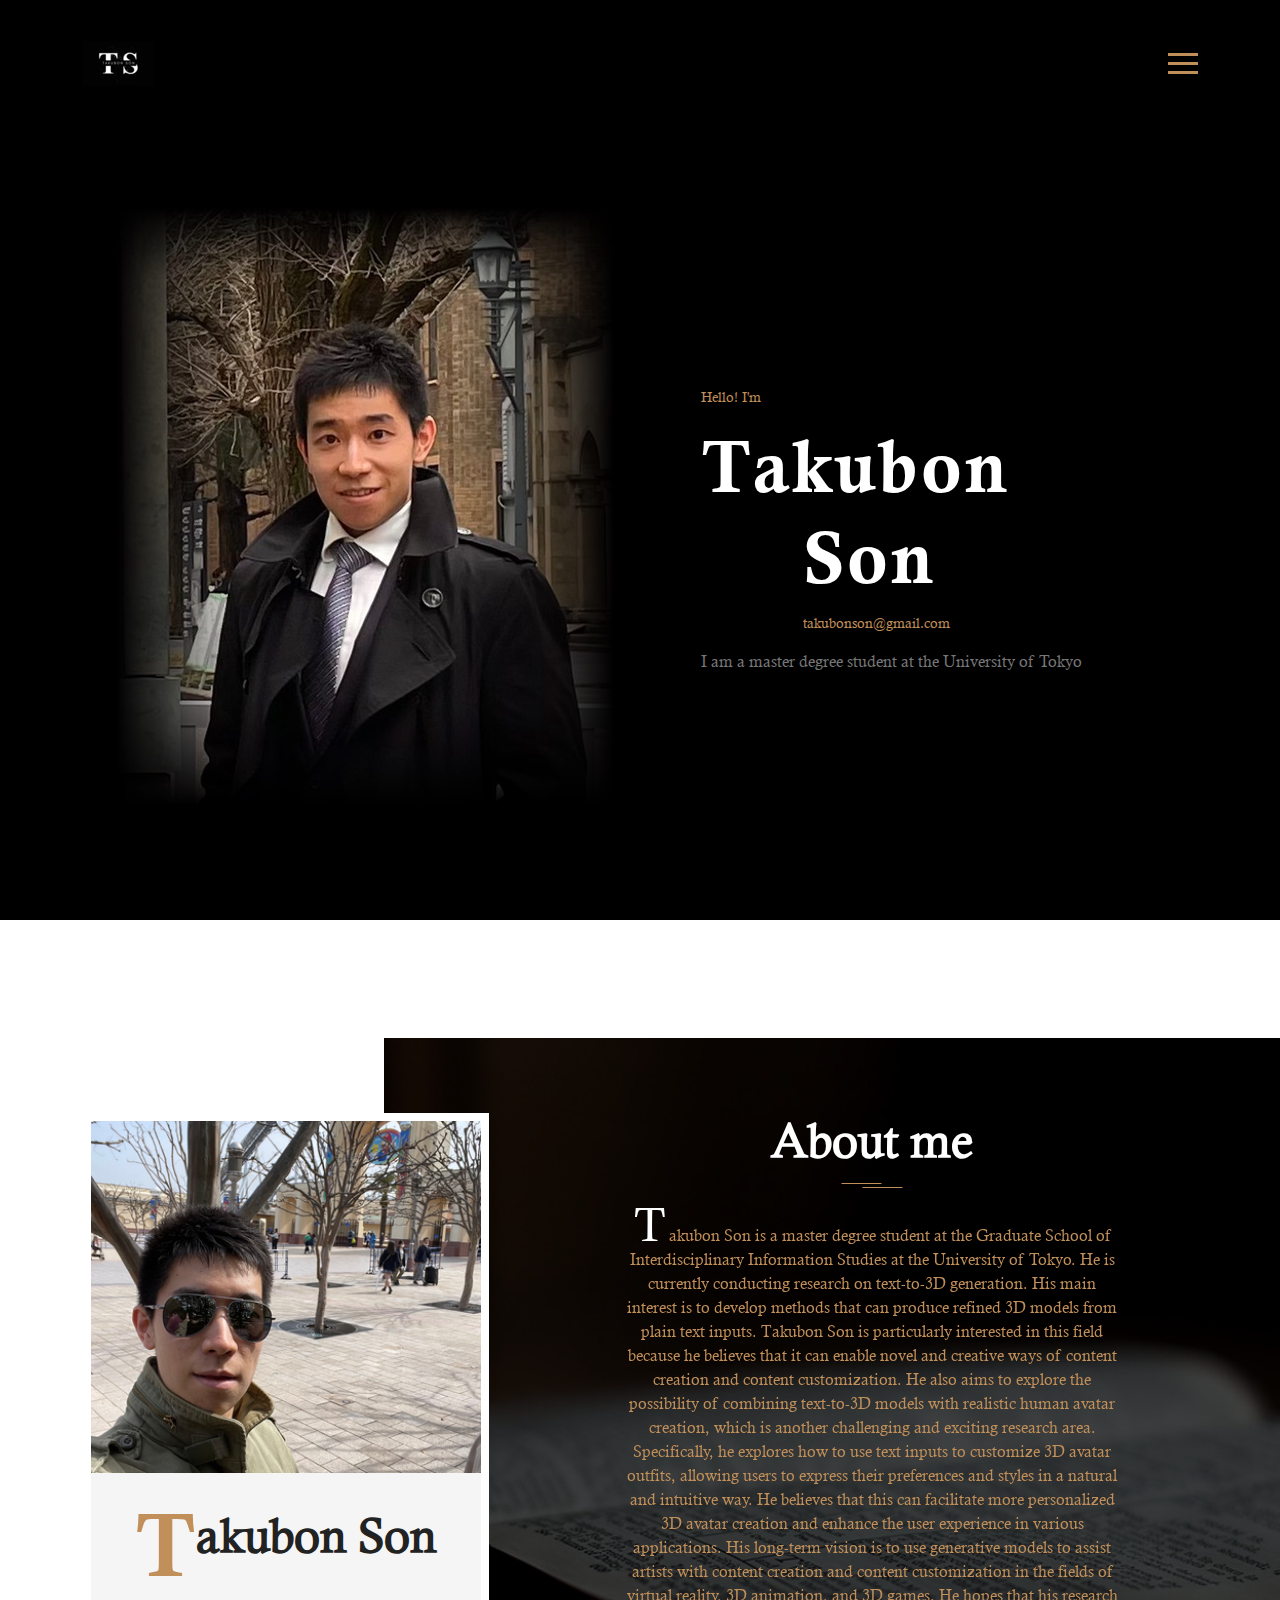
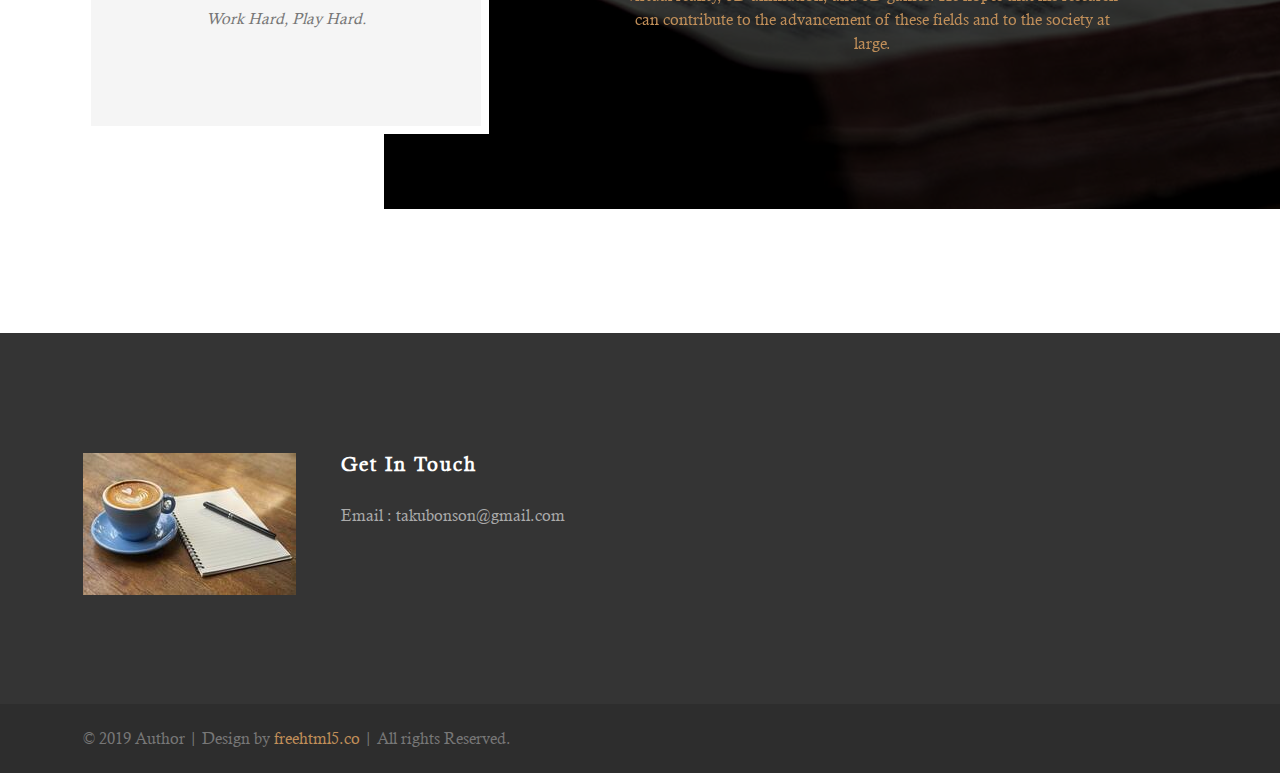
<file: index.html>
<!DOCTYPE html>
<!--
	Author by FreeHTML5.co
	Twitter: https://twitter.com/fh5co
	Facebook: https://fb.com/fh5co
	URL: https://freehtml5.co
-->
<html lang="en">
  <head>
    <!-- Required meta tags -->
    <meta charset="utf-8" />
    <meta
      name="viewport"
      content="width=device-width, initial-scale=1, shrink-to-fit=no"
    />
    <link rel="stylesheet" href="css/style.css" />
    <link rel="stylesheet" href="css/slick.css" />
    <title>Takubon Son's website</title>
  </head>
  <body>
    <!-- Navigation -->
    <nav class="site-navigation">
      <div class="site-navigation-inner site-container">
        <img src="./images/site-logo.png" alt="site logo" />
        <div class="main-navigation">
          <ul class="main-navigation__ul">
            <li><a href="#">Homepage</a></li>
            <li><a href="research.html">Research</a></li>
            <li><a href="jobexperience.html">Job Experiences</a></li>
          </ul>
        </div>
        <div id="myBtn" class="burger-container" onclick="myFunction(this)">
          <div class="bar1"></div>
          <div class="bar2"></div>
          <div class="bar3"></div>
        </div>
        <script>
          function myFunction(x) {
            x.classList.toggle("change");
          }
        </script>
      </div>
    </nav>
    <!-- Navigation end -->

    <!-- Top banner -->
    <section class="fh5co-top-banner">
      <div class="top-banner__inner site-container">
        <div class="top-banner__image">
          <img src="./images/top-banner-author.jpg" alt="author image" />
        </div>
        <div class="top-banner__text">
          <div class="top-banner__text-up">
            <span class="brand-span">Hello! I'm</span>
            <h2 class="top-banner__h2">Takubon</h2>
          </div>
          <div class="top-banner__text-down">
            <h2 class="top-banner__h2">Son</h2>
            <span class="brand-span">takubonson@gmail.com</span>
          </div>
          <p>I am a master degree student at the University of Tokyo</p>
          <!-- <a href="#" class="brand-button">Read bio > </a> -->
        </div>
      </div>
    </section>
    <!-- Top banner end -->

    <!-- About me -->
    <section class="fh5co-about-me">
      <div class="about-me-inner site-container">
        <article class="portfolio-wrapper">
          <div class="portfolio__img">
            <img
              src="./images/about-me.jpg"
              class="about-me__profile"
              alt="about me profile picture"
            />
          </div>
          <div class="portfolio__bottom">
            <div class="portfolio__name">
              <span>T</span>
              <h2 class="universal-h2">akubon Son</h2>
            </div>
            <p>Work Hard, Play Hard.</p>
          </div>
        </article>
        <div class="about-me__text">
          <div class="about-me-slider">
            <div class="about-me-single-slide">
              <h2 class="universal-h2 universal-h2-bckg">About me</h2>
              <p>
                <span>T</span> akubon Son is a master degree student at the
                Graduate School of Interdisciplinary Information Studies at the
                University of Tokyo. He is currently conducting research on
                text-to-3D generation. His main interest is to develop methods
                that can produce refined 3D models from plain text inputs.
                Takubon Son is particularly interested in this field because he
                believes that it can enable novel and creative ways of content
                creation and content customization. He also aims to explore the
                possibility of combining text-to-3D models with realistic human
                avatar creation, which is another challenging and exciting
                research area. Specifically, he explores how to use text inputs
                to customize 3D avatar outfits, allowing users to express their
                preferences and styles in a natural and intuitive way. He
                believes that this can facilitate more personalized 3D avatar
                creation and enhance the user experience in various
                applications. His long-term vision is to use generative models
                to assist artists with content creation and content
                customization in the fields of virtual reality, 3D animation,
                and 3D games. He hopes that his research can contribute to the
                advancement of these fields and to the society at large.
              </p>
            </div>
            <!-- <div class="about-me-single-slide">
              <h2 class="universal-h2 universal-h2-bckg">About me 2</h2>
              <p>
                <span>T</span> akubon Son is a graduate student at the Graduate
                School of Interdisciplinary Information Studies at the
                University of Tokyo. He is currently conducting research on
                text-to-3D generation. His main interest is to develop methods
                that can produce refined 3D models from plain text inputs.
                Takubon Son is particularly interested in this field because he
                believes that it can enable novel and creative ways of content
                creation and content customization. He also aims to explore the
                possibility of combining text-to-3D models with realistic human
                avatar creation, which is another challenging and exciting
                research area. Specifically, he explores how to use text inputs
                to customize 3D avatar outfits, allowing users to express their
                preferences and styles in a natural and intuitive way. He
                believes that this can facilitate more personalized 3D avatar
                creation and enhance the user experience in various
                applications. His long-term vision is to use generative models
                to assist artists with content creation and content
                customization in the fields of virtual reality, 3D animation,
                and 3D games. He hopes that his research can contribute to the
                advancement of these fields and to the society at large.
              </p>
            </div> -->
          </div>
        </div>
      </div>
      <div class="about-me-bckg"></div>
    </section>
    <!-- About me end -->

    <!-- Footer -->
    <footer class="site-footer">
      <div class="site-container">
        <div class="footer-inner">
          <div class="footer-info">
            <div class="footer-info__left">
              <img src="./images/footer-img.jpg" alt="about me image" />
            </div>
            <div class="footer-info__right">
              <h5>Get In Touch</h5>
              <p>Email : takubonson@gmail.com</p>
              <!--
              <div class="social-icons">
                <a href="#" target="_blank"
                  ><img src="./images/social-twitter.png" alt="social icon"
                /></a>
                <a href="#" target="_blank"
                  ><img src="./images/social-pinterest.png" alt="social icon"
                /></a>
                <a href="#" target="_blank"
                  ><img src="./images/social-youtube.png" alt="social icon"
                /></a>
                <a href="#" target="_blank"
                  ><img src="./images/social-twitter.png" alt="social icon"
                /></a>
              </div>
			-->
            </div>
          </div>
          <!--
          <div class="footer-contact-form">
            <h5>Contact Form</h5>
            <form class="contact-form">
              <div class="contact-form__input">
                <input type="text" name="name" placeholder="Name" />
                <input type="email" name="email" placeholder="Email" />
              </div>
              <textarea></textarea>
              <input
                type="submit"
                name="submit"
                value="Submit"
                class="submit-button"
              />
            </form>
          </div>
		  -->
        </div>
      </div>
      <div class="footer-bottom">
        <div class="site-container footer-bottom-inner">
          <p>
            © 2019 Author | Design by
            <a href="https://freehtml5.co/" target="_blank">freehtml5.co</a> |
            All rights Reserved.
          </p>
          <!--
          <div class="footer-bottom__img">
            <img src="./images/footer-mastercard.png" alt="footer image" />
            <img src="./images/footer-paypal.png" alt="footer image" />
            <img src="./images/footer-visa.png" alt="footer image" />
            <img src="./images/footer-fedex.png" alt="footer image" />
            <img src="./images/footer-dhl.png" alt="footer image" />
          </div>
          -->
        </div>
      </div>
    </footer>
    <!-- Footer end -->

    <!-- Scripts -->
    <script src="js/jquery.min.js"></script>
    <script src="js/slick.min.js"></script>
    <script src="js/main.js"></script>
  </body>
</html>
</file>
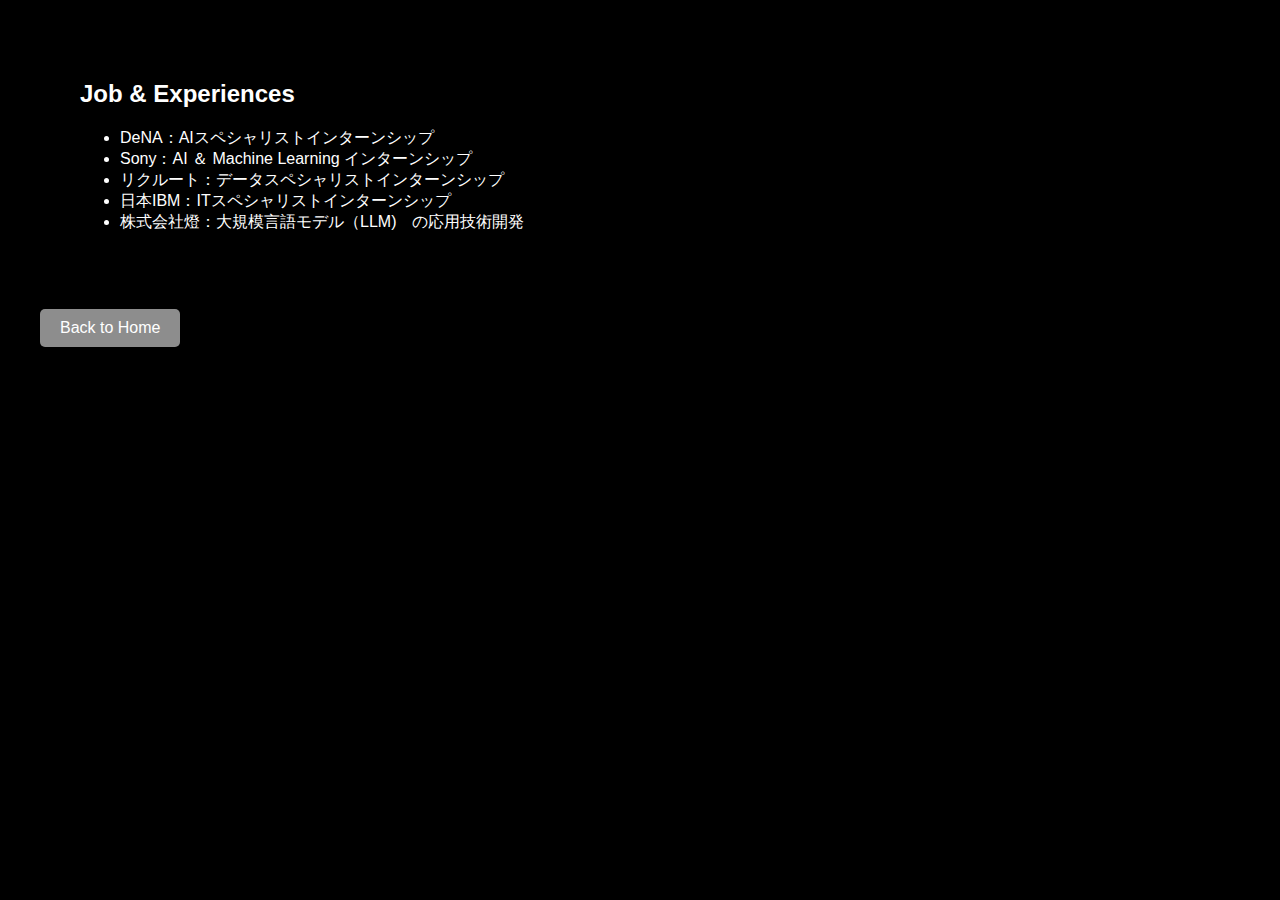
<file: jobexperience.html>
<!DOCTYPE html>
<html lang="en">
  <head>
    <meta charset="UTF-8" />
    <meta name="viewport" content="width=device-width, initial-scale=1.0" />
    <title>Job & Experiences</title>
    <style>
      /* Apply the same CSS styles from the provided HTML snippet */
      body {
        font-family: Arial, sans-serif;
        background-color: #000000;
        margin: 0;
        padding: 0;
      }
      .site-container {
        max-width: 1200px;
        margin: 0 auto;
        padding: 0 20px;
      }
      /* Add additional styles for work experience section */
      .work-experience {
        background-color: #000000;
        padding: 40px;
        margin-top: 20px;
        border-radius: 5px;
        box-shadow: 0 2px 4px rgba(0, 0, 0, 0.1);
      }
      .work-experience h2 {
        font-size: 24px;
        color: #333;
        margin-bottom: 20px;
      }
      .work-experience p {
        font-size: 16px;
        color: #666;
      }
      .back-button {
        display: inline-block;
        padding: 10px 20px;
        background-color: #8d8d8d;
        color: #ffffff;
        text-decoration: none;
        border-radius: 5px;
        margin-top: 20px;
      }
      .back-button:hover {
        background-color: #0056b3;
      }
    </style>
  </head>
  <body>
    <div class="site-container">
      <section class="work-experience">
        <h2 style="color: white">Job & Experiences</h2>
        <ul style="color: white">
          <li>DeNA：AIスペシャリストインターンシップ</li>
          <li>Sony：AI ＆ Machine Learning インターンシップ</li>
          <li>リクルート：データスペシャリストインターンシップ</li>
          <li>日本IBM：ITスペシャリストインターンシップ</li>
          <li>株式会社燈：大規模言語モデル（LLM)　の応用技術開発</li>
        </ul>
      </section>
    </div>
    <div class="site-container">
      <!-- Add back button at the top of the site container -->
      <a href="index.html" class="back-button">Back to Home</a>

      <!-- existing body content -->
    </div>
  </body>
</html>
</file>
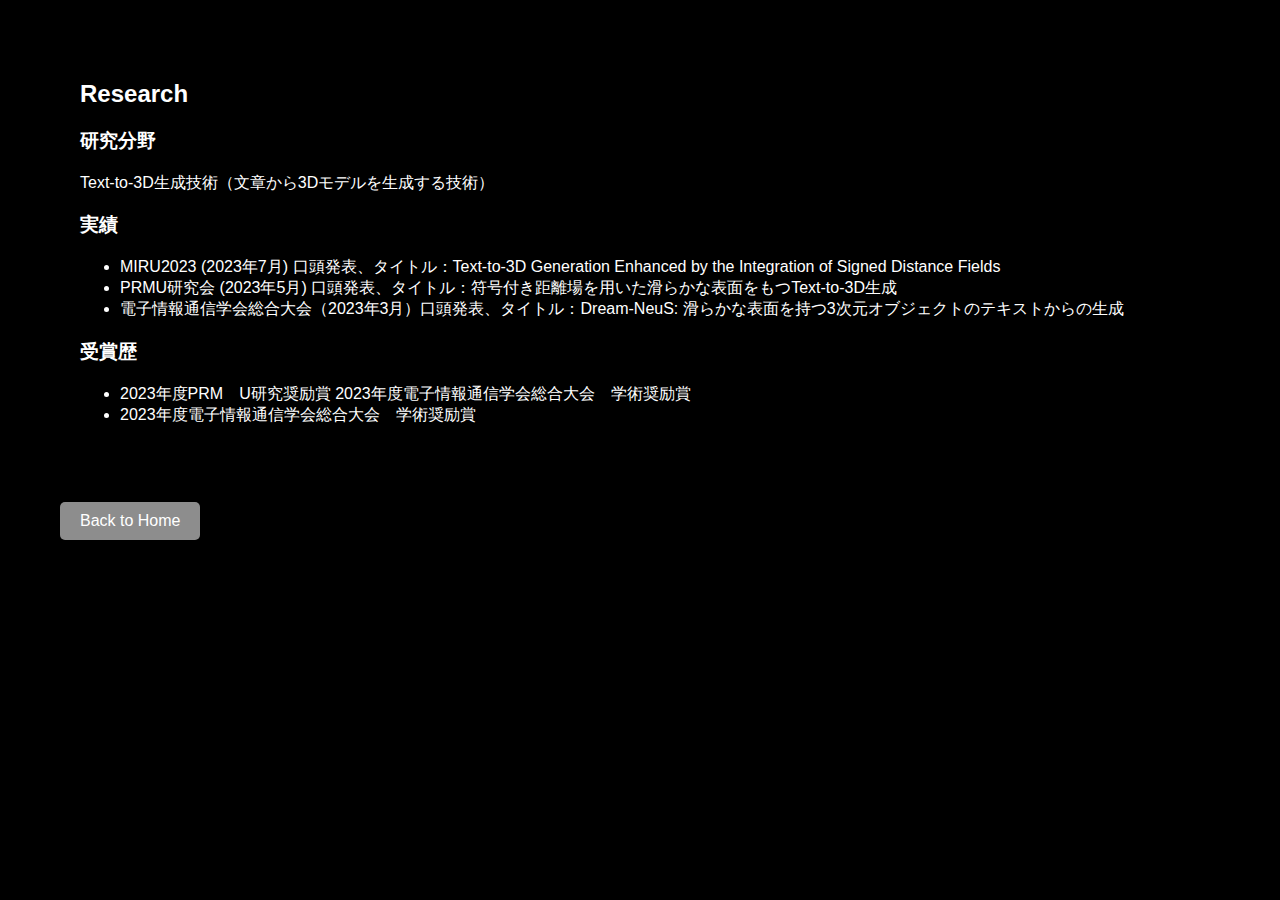
<file: research.html>
<!DOCTYPE html>
<html lang="en">
  <head>
    <meta charset="UTF-8" />
    <meta name="viewport" content="width=device-width, initial-scale=1.0" />
    <title>Research Page</title>
    <style>
      /* Apply the same CSS styles from the provided HTML snippet */
      body {
        font-family: Arial, sans-serif;
        background-color: #000000;
        margin: 0;
        padding: 0;
      }
      .site-container {
        max-width: 1200px;
        margin: 0 auto;
        padding: 0 20px;
      }
      /* Add additional styles for work experience section */
      .work-experience {
        background-color: #000000;
        padding: 40px;
        margin-top: 20px;
        border-radius: 5px;
        box-shadow: 0 2px 4px rgba(0, 0, 0, 0.1);
      }
      .work-experience h2 {
        font-size: 24px;
        color: #333;
        margin-bottom: 20px;
      }
      .work-experience p {
        font-size: 16px;
        color: #666;
      }
      .back-button {
        display: inline-block;
        padding: 10px 20px;
        background-color: #8d8d8d;
        color: #ffffff;
        text-decoration: none;
        border-radius: 5px;
        margin-top: 20px;
      }
      .back-button:hover {
        background-color: #0056b3;
      }
    </style>
  </head>
  <body>
    <div class="site-container">
      <section class="work-experience">
        <div class="center-content">
          <h2 style="color: white">Research</h2>
          <h3 style="color: white">研究分野</h3>
          <p style="color: white">
            Text-to-3D生成技術（文章から3Dモデルを生成する技術）
          </p>
          <h3 style="color: white">実績</h3>
        </div>
        <ul style="color: rgb(255, 255, 255)">
          <li>
            MIRU2023 (2023年7月) 口頭発表、タイトル：Text-to-3D Generation
            Enhanced by the Integration of Signed Distance Fields
          </li>
          <li>
            PRMU研究会 (2023年5月)
            口頭発表、タイトル：符号付き距離場を用いた滑らかな表面をもつText-to-3D生成
          </li>
          <li>
            電子情報通信学会総合大会（2023年3月）口頭発表、タイトル：Dream-NeuS:
            滑らかな表面を持つ3次元オブジェクトのテキストからの生成
          </li>
        </ul>
        <h3 style="color: white">受賞歴</h3>
        <ul style="color: rgb(255, 255, 255)">
          <li>
            2023年度PRM　U研究奨励賞
            2023年度電子情報通信学会総合大会　学術奨励賞
          </li>
          <li>2023年度電子情報通信学会総合大会　学術奨励賞</li>
        </ul>
      </section>
    <div class="site-container">
      <!-- Add back button at the top of the site container -->
      <a href="index.html" class="back-button">Back to Home</a>

      <!-- existing body content -->
    </div>
  </body>
</html>
</file>
<file: css/style.css>
/*
 * Author by FreeHTML5.co
 * Twitter: https://twitter.com/fh5co
 * Facebook: https://fb.com/fh5co
 * URL: https://freehtml5.co
 */
/* Fonts */
@font-face {
  font-family: "Calisto-MT";
  src: url(../fonts/Calisto-MT.ttf);
}

@font-face {
  font-family: "Calisto-MT-Italic";
  src: url(../fonts/Calisto-MT-Italic.ttf);
}

@font-face {
  font-family: "Calisto-MT-Bold";
  src: url(../fonts/Calisto-MT-Bold.ttf);
}

/* Colors */
/* Universal style */
* {
  margin: 0;
  padding: 0;
  font-family: "Calisto-MT";
}

.site-container {
  width: 1115px;
  margin: 0 auto;
}
@media (max-width: 1250px) {
  .site-container {
    width: 90%;
  }
}

.universal-h2 {
  font-size: 48px;
  text-align: center;
  color: #222;
}
@media (max-width: 1250px) {
  .universal-h2 {
    font-size: 38px;
  }
}
@media (max-width: 668px) {
  .universal-h2 {
    font-size: 30px;
  }
}

.universal-h2-bckg {
  background-image: url("../images/double-line.svg");
  background-repeat: no-repeat;
  background-position: center bottom;
}

/* Universal style end */
/* Includes */
.site-navigation {
  position: absolute;
  top: 4.6%;
  width: 100%;
  z-index: 2;
}

.site-navigation-inner {
  display: flex;
  align-items: center;
  justify-content: space-between;
}

.main-navigation {
  color: #fff;
  display: none;
  position: fixed;
  height: 100%;
  width: 100%;
  top: 0px;
  left: 0px;
  background: #000;
  opacity: 0.9;
}
.main-navigation .main-navigation__ul {
  position: absolute;
  top: 50%;
  left: 50%;
  transform: translate(-50%, -50%);
  padding: 3%;
  border: 2px solid #fff;
  border-radius: 7px;
  background-color: #c18f59;
}
.main-navigation .main-navigation__ul li {
  margin-bottom: 20px;
  list-style: none;
}
.main-navigation .main-navigation__ul a {
  color: #fff;
  font-size: 20px;
  font-weight: 600;
  text-decoration: none;
  text-transform: uppercase;
  transition: 0.3s ease;
}
.main-navigation .main-navigation__ul a:hover {
  color: #777;
}
@media (max-width: 1150px) {
  .main-navigation {
    opacity: 0.94;
  }
}

/* Navigation burger */
.burger-container {
  cursor: pointer;
  z-index: 3;
}

.bar1,
.bar2,
.bar3 {
  width: 30px;
  height: 3px;
  background-color: #c18f59;
  margin: 6px 0;
  transition: 0.4s;
}

.change .bar1 {
  transform: rotate(-45deg) translate(-6px, 6px);
  background-color: #c18f59;
}

.change .bar2 {
  opacity: 0;
  background-color: #c18f59;
}

.change .bar3 {
  transform: rotate(45deg) translate(-6px, -7px);
  background-color: #c18f59;
}

.stop-scroll {
  overflow: hidden;
}

/* Navigation burger end */
.fh5co-top-banner {
  position: relative;
  display: flex;
  align-items: flex-end;
  background-color: #000;
  background-position: center;
  background-size: cover;
}
.fh5co-top-banner::after {
  content: "";
  position: absolute;
  top: 0;
  left: 0;
  width: 100%;
  height: 100%;
  background-color: #000;
  opacity: 0.9;
}
.fh5co-top-banner .site-container {
  position: relative;
  z-index: 1;
}
@media (max-width: 1600px) {
  .fh5co-top-banner {
    padding-top: 180px;
  }
}
@media (max-width: 1250px) {
  .fh5co-top-banner {
    padding-top: 130px;
  }
}
@media (max-width: 520px) {
  .fh5co-top-banner {
    padding-top: 105px;
  }
}
@media (min-width: 1600px) {
  .fh5co-top-banner {
    min-height: 100vh;
  }
}

.top-banner__inner {
  display: flex;
  align-items: center;
}
.top-banner__inner .top-banner__text {
  margin-left: 54px;
}
@media (max-width: 1250px) {
  .top-banner__inner .top-banner__text {
    width: 35%;
  }
}
@media (max-width: 768px) {
  .top-banner__inner .top-banner__text {
    width: 50%;
    margin-left: 20px;
  }
}
@media (max-width: 520px) {
  .top-banner__inner .top-banner__text {
    width: 65%;
    margin-bottom: 20px;
    margin-left: 0;
  }
}
.top-banner__inner .top-banner__text p {
  margin-bottom: 42px;
  color: #777;
}
@media (max-width: 768px) {
  .top-banner__inner .top-banner__text p {
    margin-bottom: 25px;
    font-size: 14px;
  }
}
.top-banner__inner .top-banner__h2 {
  font-size: 74px;
  letter-spacing: 3px;
  color: #fff;
  font-family: "Calisto-MT-Bold";
}
@media (max-width: 1250px) {
  .top-banner__inner .top-banner__h2 {
    font-size: 50px;
  }
}
@media (max-width: 768px) {
  .top-banner__inner .top-banner__h2 {
    font-size: 35px;
  }
}
.top-banner__inner .top-banner__text-up .top-banner__h2 {
  margin-top: 15px;
}
@media (max-width: 768px) {
  .top-banner__inner .top-banner__text-up .top-banner__h2 {
    margin-top: 0;
  }
}
.top-banner__inner .top-banner__text-down {
  margin-bottom: 20px;
  padding-left: 27%;
}
.top-banner__inner .top-banner__text-down .top-banner__h2 {
  margin-bottom: 10px;
}
@media (max-width: 768px) {
  .top-banner__inner .top-banner__text-down .top-banner__h2 {
    margin-bottom: 0;
  }
}
.top-banner__inner .top-banner__image {
  font-size: 0;
}
@media (max-width: 1250px) {
  .top-banner__inner .top-banner__image {
    width: 50%;
  }
  .top-banner__inner .top-banner__image img {
    width: 100%;
  }
}
@media (max-width: 520px) {
  .top-banner__inner .top-banner__image {
    width: 65%;
    margin-bottom: 20px;
  }
}
@media (max-width: 520px) {
  .top-banner__inner {
    flex-direction: column;
  }
}

.brand-span {
  font-size: 14px;
  color: #c18f59;
}

.brand-button {
  display: inline-block;
  padding: 10px 20px;
  font-size: 11px;
  text-transform: uppercase;
  text-decoration: none;
  color: #c18f59;
  border: 1px solid #fff;
  transition: 0.3s ease;
}
.brand-button:hover,
.brand-button:focus {
  color: #777;
}

.fh5co-about-me {
  position: relative;
  margin: 193px 0 199px;
}
@media (max-width: 1250px) {
  .fh5co-about-me {
    margin: 150px 0;
  }
}
@media (max-width: 992px) {
  .fh5co-about-me {
    margin: 125px 0;
  }
}

.about-me-bckg {
  position: absolute;
  background-image: url("../images/about-me-bckg.jpg");
  background-position: center;
  background-size: cover;
  height: 500px;
  top: -75px;
  right: 0;
  height: calc(100% + 150px);
  width: 70%;
  z-index: -1;
}
.about-me-bckg:after {
  content: "";
  position: absolute;
  top: 0;
  left: 0;
  width: 100%;
  height: 100%;
  background-color: #000;
  opacity: 0.7;
}
@media (max-width: 992px) {
  .about-me-bckg {
    width: 100%;
    padding-bottom: 15px;
  }
}

.about-me-inner {
  display: flex;
  justify-content: space-between;
}
@media (max-width: 992px) {
  .about-me-inner {
    flex-direction: column;
    align-items: center;
  }
}

.about-me-slider {
  position: relative;
}
.about-me-slider .slick-arrow {
  position: absolute;
  bottom: -18%;
}
.about-me-slider .slick-prev {
  left: 40%;
}
@media (max-width: 520px) {
  .about-me-slider .slick-prev {
    left: 34%;
  }
}
.about-me-slider .slick-next {
  right: 40%;
}
@media (max-width: 520px) {
  .about-me-slider .slick-next {
    right: 34%;
  }
}

.span-arrow {
  padding: 10px 15px;
  cursor: pointer;
  color: #c18f59;
  border: 1px solid #c18f59;
  border-radius: 50%;
  transition: 0.3s ease;
}
.span-arrow:hover {
  color: #fff;
  border-color: #fff;
}

.portfolio-wrapper {
  width: 390px;
  padding: 8px;
  text-align: center;
  background-color: #fff;
}
.portfolio-wrapper .portfolio__img {
  font-size: 0;
}
.portfolio-wrapper .portfolio__img img {
  width: 100%;
}
.portfolio-wrapper .portfolio__bottom {
  padding: 35px 0 95px;
  background-color: #f5f5f5;
}
@media (max-width: 992px) {
  .portfolio-wrapper .portfolio__bottom {
    padding: 25px 0;
  }
}
.portfolio-wrapper .portfolio__name {
  display: flex;
  justify-content: center;
  align-items: flex-start;
  margin-bottom: 23px;
}
@media (max-width: 992px) {
  .portfolio-wrapper .portfolio__name {
    margin-bottom: 10px;
  }
}
.portfolio-wrapper .portfolio__name span {
  font-size: 90px;
  line-height: 75px;
  color: #c18f59;
  font-family: "Calisto-MT-Bold";
}
@media (max-width: 992px) {
  .portfolio-wrapper .portfolio__name span {
    font-size: 65px;
    line-height: 62px;
  }
}
.portfolio-wrapper p {
  padding: 0 10%;
  line-height: 25px;
  font-style: italic;
  color: #777;
}
@media (max-width: 620px) {
  .portfolio-wrapper p {
    font-size: 15px;
    line-height: 20px;
  }
}
@media (max-width: 992px) {
  .portfolio-wrapper {
    margin-bottom: 20px;
  }
}
@media (max-width: 620px) {
  .portfolio-wrapper {
    width: 250px;
  }
}

.about-me__text {
  width: 44%;
  margin-right: 80px;
  text-align: center;
}
.about-me__text .universal-h2 {
  color: #fff;
  padding-bottom: 20px;
  margin-bottom: 25px;
}
.about-me__text p {
  margin-bottom: 35px;
  line-height: 24px;
  color: #c18f59;
}
.about-me__text p span {
  font-size: 48px;
  color: #fff;
}
@media (max-width: 620px) {
  .about-me__text p {
    margin-bottom: 20px;
    font-size: 14px;
    line-height: 19px;
  }
}
.about-me__text h4 {
  margin-bottom: 7px;
  font-size: 25px;
  color: #c18f59;
}
.about-me__text .p-white {
  margin-bottom: 0;
  color: #fff;
}
@media (max-width: 1250px) {
  .about-me__text {
    width: 48%;
    margin-right: 40px;
  }
}
@media (max-width: 992px) {
  .about-me__text {
    width: 100%;
    margin-right: 0;
  }
}

.slick-slide:focus {
  outline: none;
}

.fh5co-books {
  margin-bottom: 122px;
}
.fh5co-books .universal-h2 {
  margin-bottom: 50px;
  padding-bottom: 20px;
}
.fh5co-books .books-brand-button {
  text-align: center;
}
.fh5co-books .books-brand-button .brand-button {
  font-size: 16px;
  text-transform: none;
  border-color: #c18f59;
}
.fh5co-books .books-brand-button .brand-button:hover {
  border-color: #777;
}
@media (max-width: 1250px) {
  .fh5co-books {
    margin-bottom: 60px;
  }
}

.books {
  display: flex;
  justify-content: space-between;
  flex-wrap: wrap;
  margin-bottom: 70px;
}
@media (max-width: 559px) {
  .books {
    justify-content: space-around;
  }
}

.single-book {
  margin-bottom: 20px;
  text-align: center;
}
.single-book .single-book__img {
  position: relative;
  display: block;
  font-size: 0;
}
.single-book .single-book__img .single-book_download {
  opacity: 0;
  visibility: hidden;
  position: absolute;
  top: 0;
  left: 0;
  width: 100%;
  height: 100%;
  background-color: #000;
  transition: 0.3s ease;
}
.single-book .single-book__img .single-book_download img {
  position: absolute;
  left: 50%;
  top: 50%;
  transform: translate(-50%, -50%);
  z-index: 1;
}
.single-book .single-book__img:hover .single-book_download {
  visibility: visible;
  opacity: 0.7;
}
.single-book .single-book__title {
  margin: 19px 0 18px;
  font-size: 18px;
}
.single-book .single-book__price {
  font-size: 18px;
  font-weight: 600;
  font-style: italic;
  color: #c18f59;
}
@media (max-width: 1250px) {
  .single-book {
    margin-right: 10px;
  }
  .single-book:last-child {
    margin-right: 0;
  }
}

.rating {
  margin-top: 8px;
  unicode-bidi: bidi-override;
  direction: rtl;
}
.rating span {
  font-size: 23px;
  color: #ffd200;
  cursor: pointer;
}
.rating > span:hover:before,
.rating > span:hover ~ span:before {
  content: "\2605";
  position: absolute;
}

.fh5co-counter {
  position: relative;
  margin-bottom: 122px;
  padding: 100px 0;
  background-image: url("../images/book-bckg.jpg");
  background-size: cover;
  background-position: center;
}
.fh5co-counter::after {
  content: "";
  position: absolute;
  top: 0;
  left: 0;
  width: 100%;
  height: 100%;
  background-color: #c18f59;
  opacity: 0.9;
}
.fh5co-counter .site-container {
  position: relative;
  z-index: 1;
}
@media (max-width: 850px) {
  .fh5co-counter {
    padding: 50px 0 20px;
    margin-bottom: 50px;
  }
}

.counter-inner {
  display: flex;
  justify-content: space-between;
  flex-wrap: wrap;
}

.single-count {
  width: 23%;
  text-align: center;
  color: #fff;
}
.single-count span {
  display: block;
  margin-bottom: 25px;
  font-size: 40px;
  font-weight: 900;
}
.single-count p {
  font-size: 20px;
  text-transform: uppercase;
}
@media (max-width: 850px) {
  .single-count {
    width: 48%;
    margin-bottom: 30px;
  }
  .single-count .count {
    font-size: 35px;
    margin-bottom: 15px;
  }
}
@media (max-width: 500px) {
  .single-count {
    width: 100%;
    padding-bottom: 10px;
    border-bottom: 1px solid #fff;
  }
}

.single-count__text {
  display: flex;
  justify-content: center;
}
.single-count__text img {
  margin-right: 20px;
}

.fh5co-blog {
  margin-bottom: 175px;
}
.fh5co-blog .universal-h2 {
  margin-bottom: 55px;
  padding-bottom: 20px;
}
@media (max-width: 620px) {
  .fh5co-blog {
    margin-bottom: 105px;
  }
}

.blog-inner {
  display: flex;
  justify-content: space-between;
}

.blog-slider .slick-slide {
  margin: 0 15px;
}

.blog-slider .slick-list {
  margin: 0 -15px;
}

.single-blog {
  display: flex !important;
}
.single-blog .single-blog__img {
  width: 50%;
  font-size: 0;
}
.single-blog .single-blog__text {
  width: 50%;
  padding: 7%;
  border: 3px solid #f5f5f5;
  border-left: 0;
}
.single-blog .single-blog__text h4 {
  margin-bottom: 5px;
  font-size: 24px;
  line-height: 33px;
}
.single-blog .single-blog__text span {
  display: block;
  margin-bottom: 15px;
  font-size: 14px;
  color: #c18f59;
  font-family: "Calisto-MT-Bold";
}
.single-blog .single-blog__text p {
  color: #777;
  line-height: 21px;
}
@media (max-width: 992px) {
  .single-blog .single-blog__text {
    padding: 5%;
  }
  .single-blog .single-blog__text h4 {
    margin-bottom: 3px;
    font-size: 20px;
    line-height: 24px;
  }
  .single-blog .single-blog__text p {
    font-size: 14px;
    line-height: 19px;
  }
}
@media (max-width: 420px) {
  .single-blog .single-blog__text {
    padding: 3%;
  }
  .single-blog .single-blog__text h4 {
    font-size: 16px;
  }
  .single-blog .single-blog__text span {
    margin-bottom: 7px;
    font-size: 12px;
  }
  .single-blog .single-blog__text p {
    font-size: 13px;
    line-height: 16px;
  }
}
.single-blog:nth-child(even) h4 {
  color: #c18f59;
}
@media (max-width: 1250px) {
  .single-blog .single-blog__img img {
    width: 100%;
    height: 100%;
  }
}

.blog-slider {
  position: relative;
}
.blog-slider .slick-arrow {
  position: absolute;
  bottom: -22%;
}
.blog-slider .slick-prev {
  left: 45.5%;
}
@media (max-width: 1250px) {
  .blog-slider .slick-prev {
    left: 40%;
  }
}
@media (max-width: 520px) {
  .blog-slider .slick-prev {
    left: 35%;
  }
}
.blog-slider .slick-next {
  right: 45.5%;
}
@media (max-width: 1250px) {
  .blog-slider .slick-next {
    right: 40%;
  }
}
@media (max-width: 520px) {
  .blog-slider .slick-next {
    right: 35%;
  }
}
.blog-slider .span-arrow:hover {
  color: #777;
  border-color: #777;
}

.fh5co-quotes {
  position: relative;
  padding: 135px 0 172px;
  text-align: center;
  background-image: url("../images/quotes-bckg.jpg");
  background-position: center;
  background-size: cover;
}
.fh5co-quotes::after {
  content: "";
  position: absolute;
  top: 0;
  left: 0;
  width: 100%;
  height: 100%;
  background-color: #000;
  opacity: 0.9;
}
.fh5co-quotes .site-container {
  position: relative;
  z-index: 1;
}
.fh5co-quotes .universal-h2 {
  padding-bottom: 20px;
  margin-bottom: 30px;
  color: #fff !important;
}
.fh5co-quotes p {
  width: 43%;
  margin: 0 auto 45px;
  color: #fff;
  line-height: 24px;
}
@media (max-width: 620px) {
  .fh5co-quotes p {
    font-size: 14px;
    line-height: 19px;
  }
}
.fh5co-quotes img {
  margin: 0 auto 5px;
}
.fh5co-quotes h4 {
  margin-bottom: 5px;
  font-size: 25px;
  color: #c18f59;
}
.fh5co-quotes .slick-arrow {
  bottom: -8%;
}
.fh5co-quotes .slick-prev {
  left: 45.5%;
}
@media (max-width: 1150px) {
  .fh5co-quotes .slick-prev {
    left: 34%;
  }
}
.fh5co-quotes .slick-next {
  right: 45.5%;
}
@media (max-width: 1150px) {
  .fh5co-quotes .slick-next {
    right: 34%;
  }
}
@media (max-width: 1150px) {
  .fh5co-quotes {
    padding: 75px 0 95px;
  }
  .fh5co-quotes p {
    width: 90%;
  }
}

.fh5co-social {
  position: relative;
  padding: 63px 0;
  background-image: url("../images/social-bckg.jpg");
  background-size: cover;
  background-position: center;
}
.fh5co-social::after {
  content: "";
  position: absolute;
  top: 0;
  left: 0;
  width: 100%;
  height: 100%;
  background-color: #c18f59;
  opacity: 0.9;
}
.fh5co-social .site-container {
  position: relative;
  z-index: 1;
}
@media (max-width: 620px) {
  .fh5co-social {
    padding: 40px 0;
  }
}

.social {
  display: flex;
  justify-content: space-between;
  align-items: center;
}
.social h5 {
  font-size: 24px;
  color: #fff;
}
@media (max-width: 620px) {
  .social {
    flex-direction: column;
  }
}

.social-icons a {
  position: relative;
  border: 1px solid white;
  border-radius: 50%;
  padding: 13px 23px;
  margin-right: 10px;
  transition: 0.3s ease;
}
.social-icons a:hover {
  background-color: #777;
  border-color: transparent;
}

.social-icons img {
  position: absolute;
  left: 50%;
  top: 50%;
  transform: translate(-50%, -50%);
}

@media (max-width: 620px) {
  .social-icons {
    margin: 35px 0;
  }
}

.site-footer {
  padding-top: 120px;
  background-color: #343434;
}
@media (max-width: 1250px) {
  .site-footer {
    padding-top: 60px;
  }
}

.footer-inner {
  display: flex;
  justify-content: space-between;
  padding-bottom: 95px;
}
.footer-inner h5 {
  margin-bottom: 30px;
  font-size: 20px;
  letter-spacing: 2px;
  color: #fff;
}
@media (max-width: 1250px) {
  .footer-inner {
    padding-bottom: 50px;
    flex-direction: column;
    align-items: center;
  }
}

.footer-info {
  width: 50%;
  display: flex;
}
.footer-info .footer-info__left {
  margin-right: 45px;
}
.footer-info .footer-info__left img {
  margin-bottom: 10px;
}
.footer-info .footer-info__left p {
  color: #c18f59;
}
@media (max-width: 620px) {
  .footer-info .footer-info__left {
    margin-right: 0;
    margin-bottom: 20px;
  }
}
.footer-info .footer-info__right p {
  margin-bottom: 15px;
  color: #aaa;
}
.footer-info .footer-info__right .footer-phone {
  font-size: 14px;
}
.footer-info .footer-info__right .social-icons {
  margin-top: 27px;
}
.footer-info .footer-info__right .social-icons a {
  padding: 9px 19px;
}
@media (max-width: 1250px) {
  .footer-info {
    width: 100%;
    margin-bottom: 20px;
  }
}
@media (max-width: 620px) {
  .footer-info {
    flex-direction: column;
    align-items: center;
  }
}

.footer-contact-form {
  width: 50%;
}
.footer-contact-form .contact-form__input {
  display: flex;
  justify-content: space-between;
  margin-bottom: 20px;
}
.footer-contact-form .contact-form__input input {
  width: 40%;
  padding: 20px;
  border: 1px solid #404040;
  background-color: #282828;
  color: #c18f59;
}
.footer-contact-form .contact-form__input input::placeholder {
  color: #aaa;
}
@media (max-width: 1250px) {
  .footer-contact-form .contact-form__input input {
    width: 45%;
  }
}
@media (max-width: 520px) {
  .footer-contact-form .contact-form__input input {
    width: 100%;
  }
}
.footer-contact-form textarea {
  box-sizing: border-box;
  height: 90px;
  width: 100%;
  margin-bottom: 20px;
  padding: 20px;
  border: 1px solid #404040;
  background-color: #282828;
  resize: none;
  color: #c18f59;
}
.footer-contact-form .submit-button {
  padding: 19px 50px;
  text-transform: uppercase;
  font-size: 12px;
  color: #fff;
  background-color: #c18f59;
  border: none;
  border-radius: 3px;
  cursor: pointer;
  transition: 0.3s ease;
}
.footer-contact-form .submit-button:hover {
  background-color: #777;
}
@media (max-width: 1250px) {
  .footer-contact-form {
    width: 100%;
  }
}

.footer-bottom {
  padding: 25px 0;
  background-color: #2d2d2d;
}

.footer-bottom-inner {
  display: flex;
  justify-content: space-between;
}
.footer-bottom-inner p {
  color: #777;
}
.footer-bottom-inner a {
  color: #c18f59;
  text-decoration: none;
  transition: 0.3s ease;
}
.footer-bottom-inner a:hover {
  color: #777;
}
.footer-bottom-inner .footer-bottom__img img {
  margin-right: 25px;
}
.footer-bottom-inner .footer-bottom__img img:last-child {
  margin-right: 0;
}
@media (max-width: 992px) {
  .footer-bottom-inner {
    flex-direction: column;
    align-items: center;
  }
  .footer-bottom-inner p {
    font-size: 14px;
    margin-bottom: 20px;
  }
}
</file>
